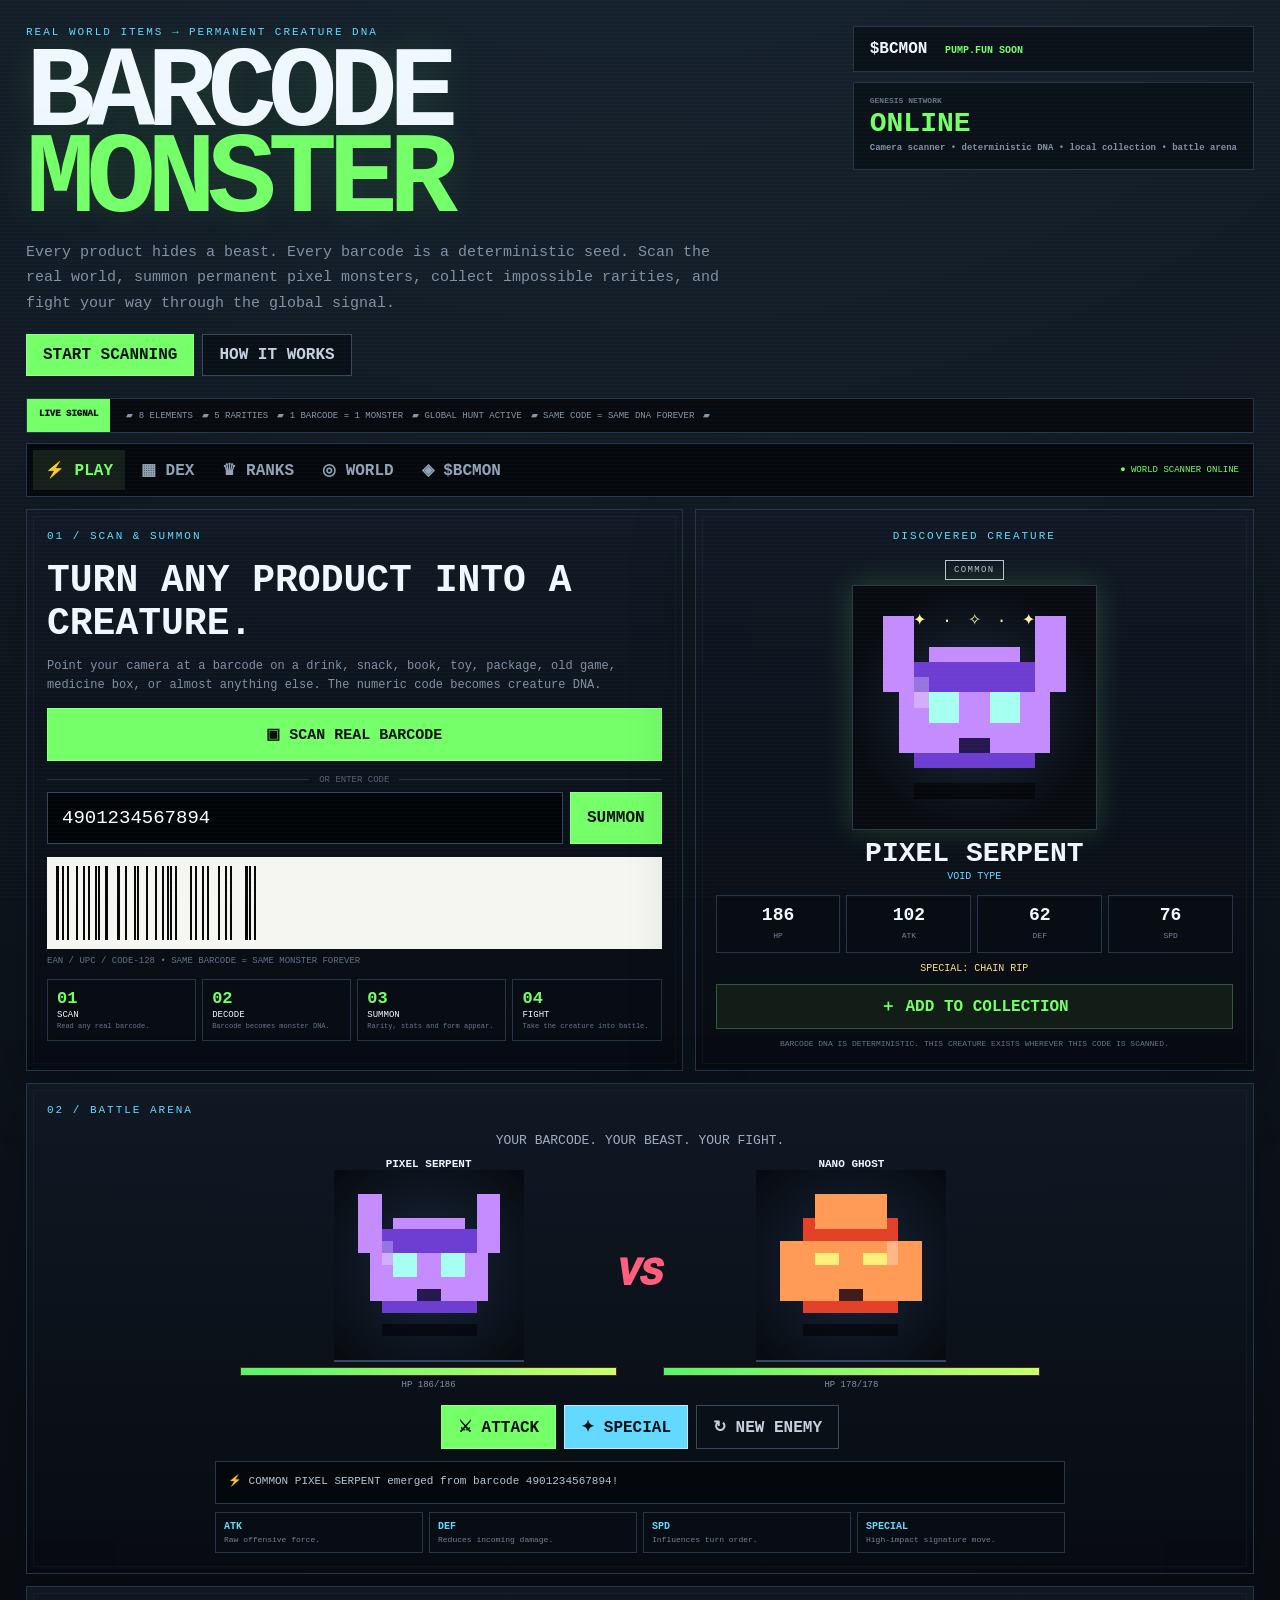
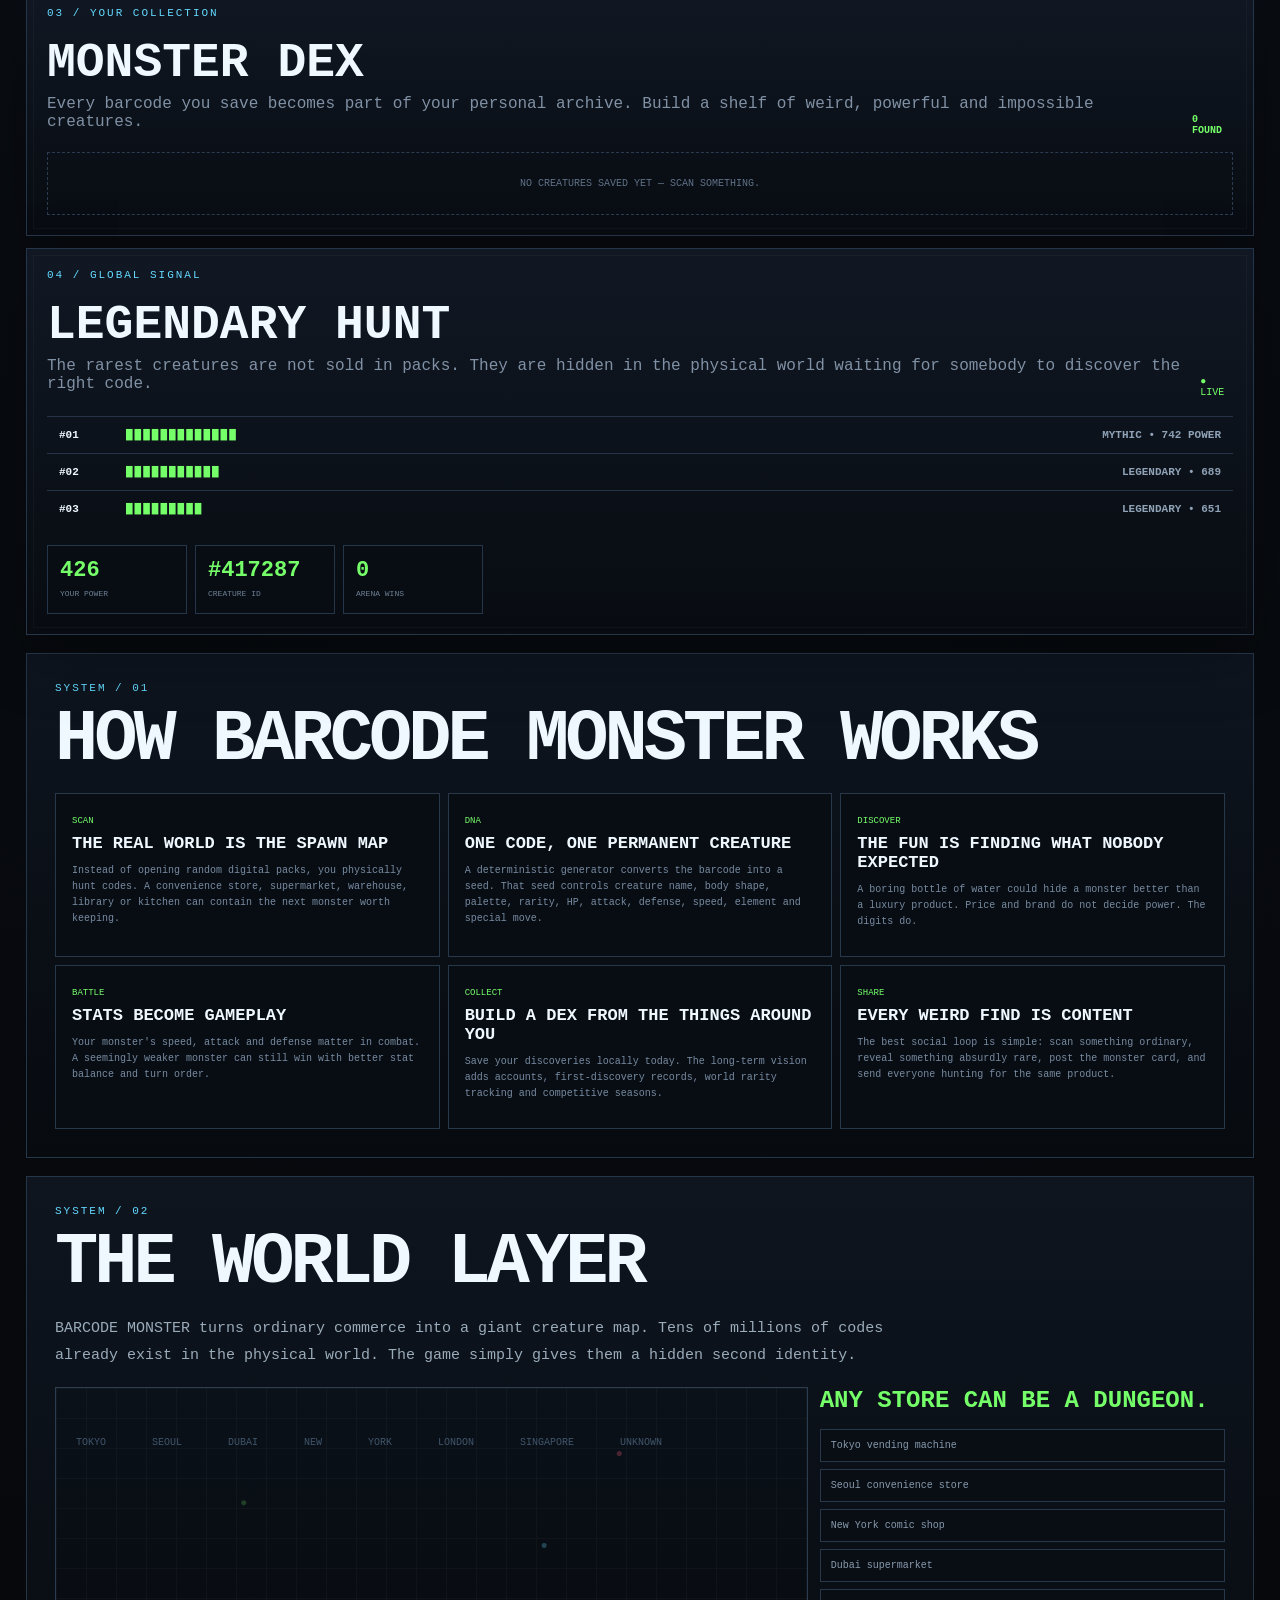
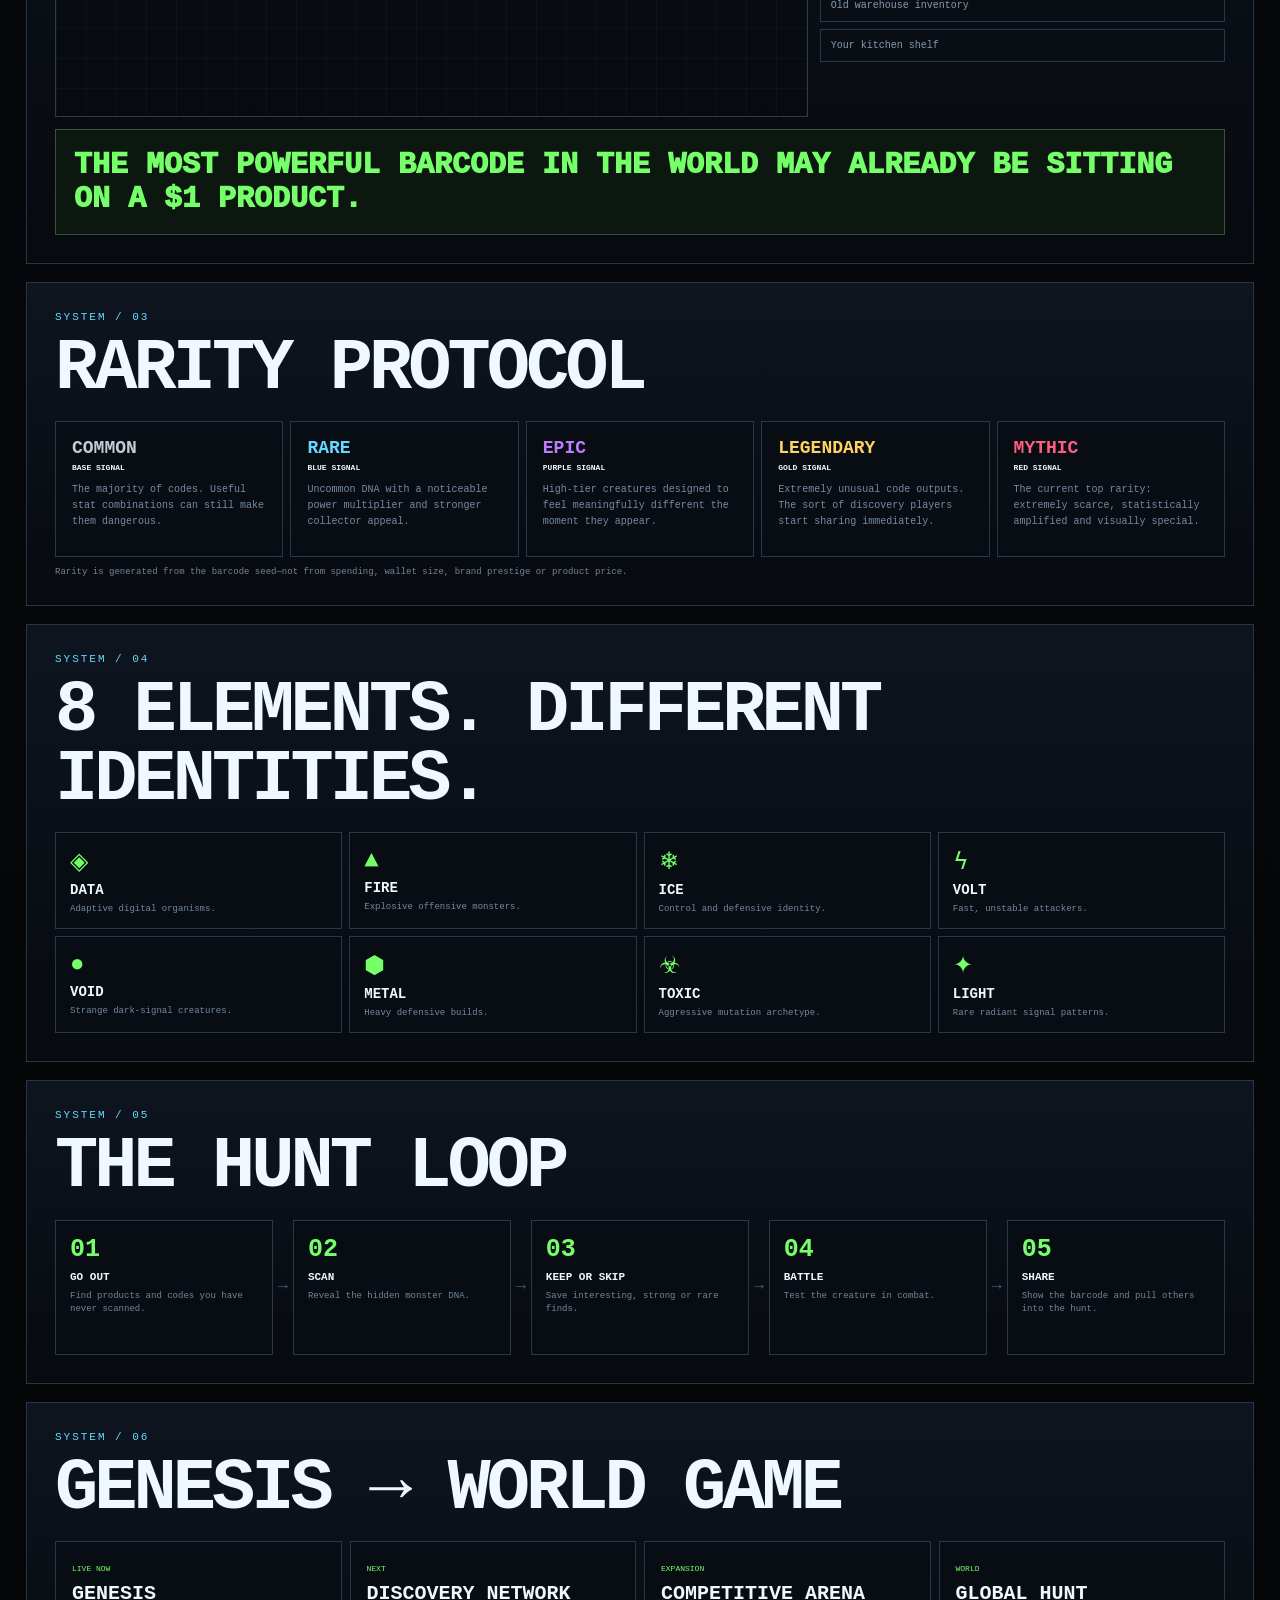
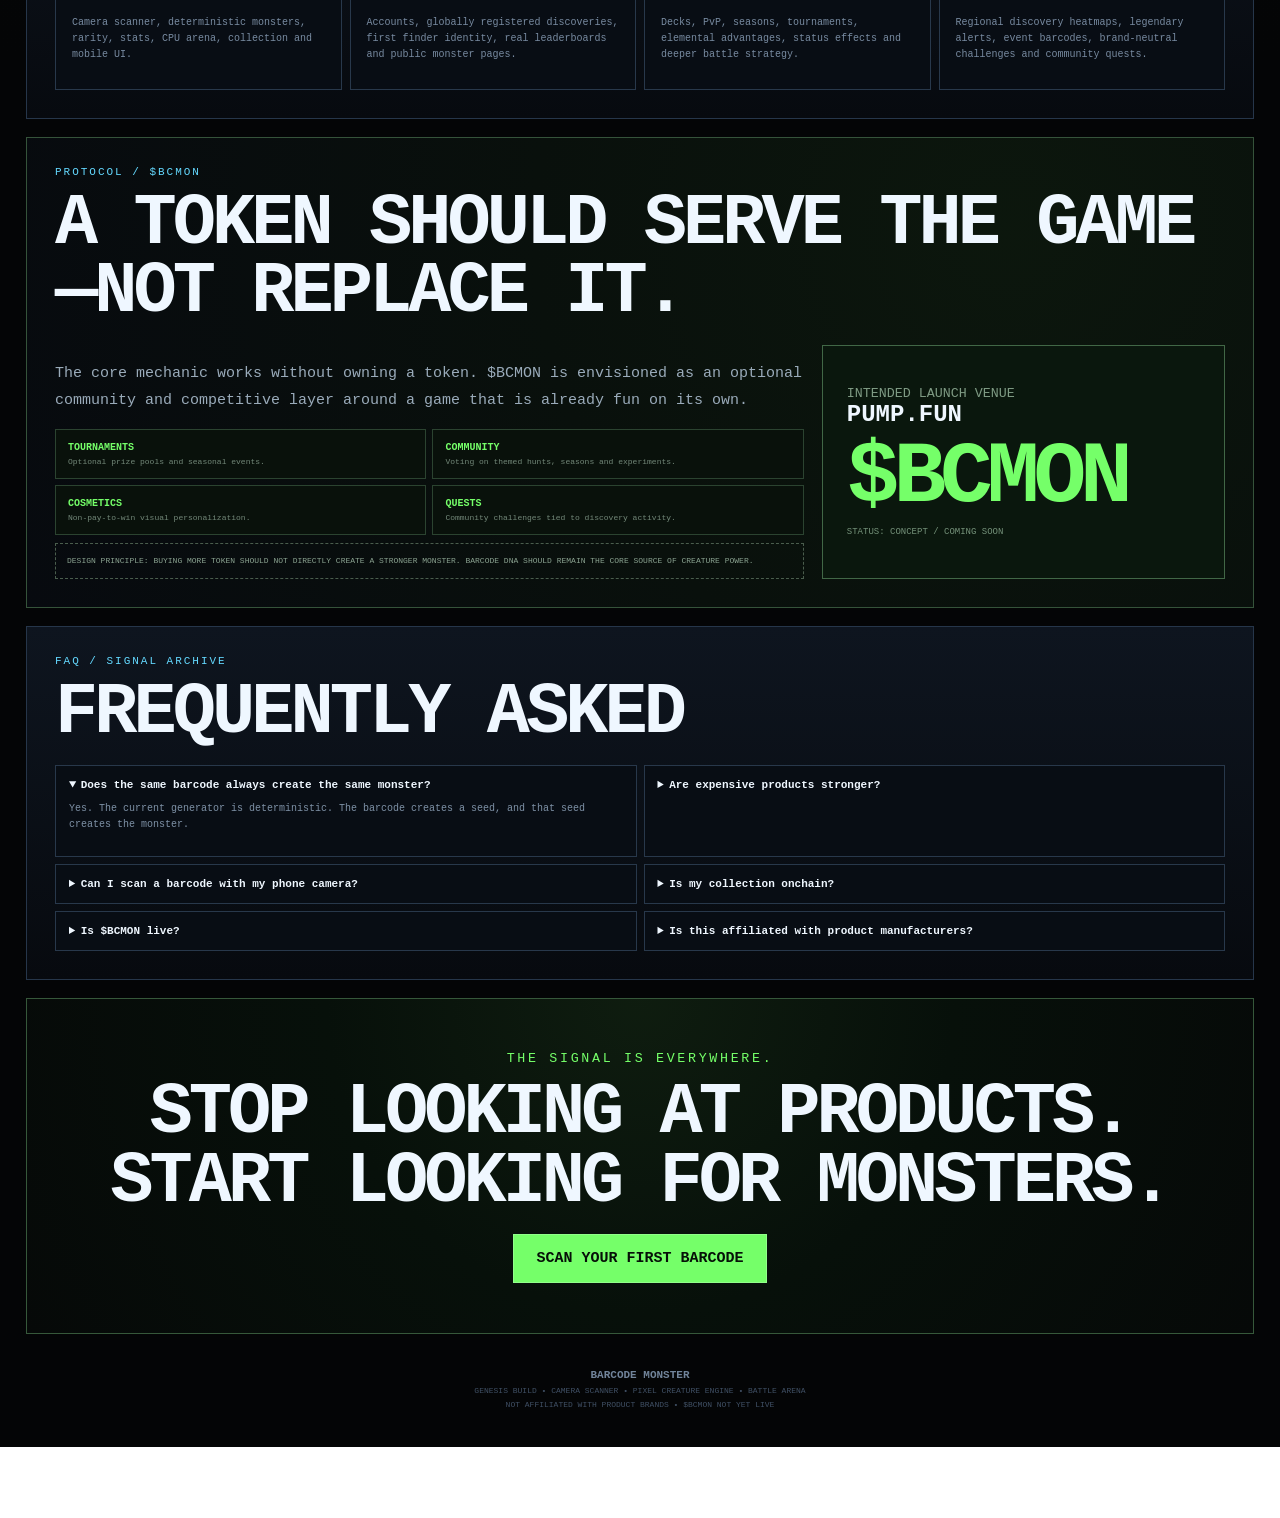
<file: index.html>
<!doctype html><html lang="en"><head><meta charset="UTF-8"><meta name="viewport" content="width=device-width,initial-scale=1,viewport-fit=cover"><title>BARCODE MONSTER — Scan. Summon. Battle.</title><meta name="theme-color" content="#050608"><meta name="description" content="Scan real-world barcodes, summon deterministic pixel monsters, battle, collect and hunt legendary codes."><link rel="manifest" href="manifest.json"><link rel="stylesheet" href="styles.css"></head><body><div class="scanlines"></div><main class="shell"><header class="hero"><div><div class="eyebrow">REAL WORLD ITEMS → PERMANENT CREATURE DNA</div><h1>BARCODE<br><span>MONSTER</span></h1><p>Every product hides a beast. Every barcode is a deterministic seed. Scan the real world, summon permanent pixel monsters, collect impossible rarities, and fight your way through the global signal.</p><div class="hero-cta"><button data-scroll="scannerZone">START SCANNING</button><button class="ghost" data-scroll="how">HOW IT WORKS</button></div></div><div class="hero-side"><div class="token-pill">$BCMON <span>PUMP.FUN SOON</span></div><div class="signal-card"><small>GENESIS NETWORK</small><b>ONLINE</b><span>Camera scanner • deterministic DNA • local collection • battle arena</span></div></div></header><div class="ticker"><span>LIVE SIGNAL</span><div>▰ 8 ELEMENTS　▰ 5 RARITIES　▰ 1 BARCODE = 1 MONSTER　▰ GLOBAL HUNT ACTIVE　▰ SAME CODE = SAME DNA FOREVER　▰</div></div><nav class="nav"><button class="navbtn active" data-scroll="scannerZone">⚡ PLAY</button><button class="navbtn" data-scroll="collection">▦ DEX</button><button class="navbtn" data-scroll="leaderboard">♛ RANKS</button><button class="navbtn" data-scroll="world">◎ WORLD</button><button class="navbtn" data-scroll="protocol">◈ $BCMON</button><div class="online">● WORLD SCANNER ONLINE</div></nav><section class="grid" id="scannerZone"><section class="panel summon-panel"><div class="panel-title">01 / SCAN & SUMMON</div><h2 class="panel-big">TURN ANY PRODUCT INTO A CREATURE.</h2><p class="panel-copy">Point your camera at a barcode on a drink, snack, book, toy, package, old game, medicine box, or almost anything else. The numeric code becomes creature DNA.</p><div class="scanner-actions"><button id="cameraBtn" class="camera-btn">▣ SCAN REAL BARCODE</button><button id="stopCameraBtn" class="ghost hidden">STOP CAMERA</button></div><div id="cameraWrap" class="camera-wrap hidden"><video id="camera" playsinline muted></video><div class="scan-frame"><i></i></div><div id="scanStatus" class="scan-status">POINT CAMERA AT A BARCODE</div></div><div class="or"><span>OR ENTER CODE</span></div><div class="input-row"><input id="barcode" inputmode="numeric" maxlength="18" value="4901234567894" aria-label="Barcode number"><button id="summonBtn">SUMMON</button></div><div id="barcodeVisual" class="barcode-visual"></div><div class="hint">EAN / UPC / CODE-128 • SAME BARCODE = SAME MONSTER FOREVER</div><div class="micro-grid"><div><b>01</b><span>SCAN</span><small>Read any real barcode.</small></div><div><b>02</b><span>DECODE</span><small>Barcode becomes monster DNA.</small></div><div><b>03</b><span>SUMMON</span><small>Rarity, stats and form appear.</small></div><div><b>04</b><span>FIGHT</span><small>Take the creature into battle.</small></div></div></section><section class="panel monster-card" id="playerCard"><div class="panel-title">DISCOVERED CREATURE</div><div class="rarity" id="rarity">COMMON</div><div class="monster-stage"><canvas id="playerCanvas" width="128" height="128"></canvas><div class="particles">✦　·　✧　·　✦</div></div><h2 id="monsterName">BYTE SLIME</h2><div class="element" id="element">DATA TYPE</div><div class="stats" id="stats"></div><div class="skill" id="skill">SPECIAL: PACKET BITE</div><button id="saveBtn" class="save-btn">＋ ADD TO COLLECTION</button><div class="dna-note">BARCODE DNA IS DETERMINISTIC. THIS CREATURE EXISTS WHEREVER THIS CODE IS SCANNED.</div></section><section class="panel battle-panel"><div class="panel-title">02 / BATTLE ARENA</div><div class="section-kicker">YOUR BARCODE. YOUR BEAST. YOUR FIGHT.</div><div class="battle-stage"><div class="fighter"><div class="mini-name" id="playerBattleName">PLAYER</div><canvas id="battlePlayerCanvas" width="96" height="96"></canvas><div class="hpbar"><i id="playerHpBar"></i></div><div class="hptext" id="playerHpText"></div></div><div class="vs">VS</div><div class="fighter"><div class="mini-name" id="enemyName"></div><canvas id="enemyCanvas" width="96" height="96"></canvas><div class="hpbar"><i id="enemyHpBar"></i></div><div class="hptext" id="enemyHpText"></div></div></div><div class="battle-actions"><button id="attackBtn">⚔ ATTACK</button><button id="specialBtn" class="alt">✦ SPECIAL</button><button id="newEnemyBtn" class="ghost">↻ NEW ENEMY</button></div><div class="battle-log" id="battleLog">A wild barcode monster appeared.</div><div class="battle-info"><div><b>ATK</b><span>Raw offensive force.</span></div><div><b>DEF</b><span>Reduces incoming damage.</span></div><div><b>SPD</b><span>Influences turn order.</span></div><div><b>SPECIAL</b><span>High-impact signature move.</span></div></div></section><section class="panel collection" id="collection"><div class="panel-title">03 / YOUR COLLECTION</div><div class="section-head"><div><h3>MONSTER DEX</h3><p>Every barcode you save becomes part of your personal archive. Build a shelf of weird, powerful and impossible creatures.</p></div><b id="dexCount">0 FOUND</b></div><div id="dex" class="dex"></div></section><section class="panel ranks" id="leaderboard"><div class="panel-title">04 / GLOBAL SIGNAL</div><div class="section-head"><div><h3>LEGENDARY HUNT</h3><p>The rarest creatures are not sold in packs. They are hidden in the physical world waiting for somebody to discover the right code.</p></div><span class="live">● LIVE</span></div><div class="rank-list"><div><b>#01</b><span>█████████████</span><strong>MYTHIC • 742 POWER</strong></div><div><b>#02</b><span>███████████</span><strong>LEGENDARY • 689</strong></div><div><b>#03</b><span>█████████</span><strong>LEGENDARY • 651</strong></div></div><div class="world-stats"><div><b id="powerScore">0</b><span>YOUR POWER</span></div><div><b id="seedId">#000000</b><span>CREATURE ID</span></div><div><b id="winCount">0</b><span>ARENA WINS</span></div></div></section></section><section class="info-block" id="how"><div class="chapter">SYSTEM / 01</div><h2>HOW BARCODE MONSTER WORKS</h2><div class="feature-grid"><article><span>SCAN</span><h3>THE REAL WORLD IS THE SPAWN MAP</h3><p>Instead of opening random digital packs, you physically hunt codes. A convenience store, supermarket, warehouse, library or kitchen can contain the next monster worth keeping.</p></article><article><span>DNA</span><h3>ONE CODE, ONE PERMANENT CREATURE</h3><p>A deterministic generator converts the barcode into a seed. That seed controls creature name, body shape, palette, rarity, HP, attack, defense, speed, element and special move.</p></article><article><span>DISCOVER</span><h3>THE FUN IS FINDING WHAT NOBODY EXPECTED</h3><p>A boring bottle of water could hide a monster better than a luxury product. Price and brand do not decide power. The digits do.</p></article><article><span>BATTLE</span><h3>STATS BECOME GAMEPLAY</h3><p>Your monster's speed, attack and defense matter in combat. A seemingly weaker monster can still win with better stat balance and turn order.</p></article><article><span>COLLECT</span><h3>BUILD A DEX FROM THE THINGS AROUND YOU</h3><p>Save your discoveries locally today. The long-term vision adds accounts, first-discovery records, world rarity tracking and competitive seasons.</p></article><article><span>SHARE</span><h3>EVERY WEIRD FIND IS CONTENT</h3><p>The best social loop is simple: scan something ordinary, reveal something absurdly rare, post the monster card, and send everyone hunting for the same product.</p></article></div></section><section class="info-block" id="world"><div class="chapter">SYSTEM / 02</div><h2>THE WORLD LAYER</h2><p class="lede">BARCODE MONSTER turns ordinary commerce into a giant creature map. Tens of millions of codes already exist in the physical world. The game simply gives them a hidden second identity.</p><div class="world-map"><div class="map-grid"></div><div class="map-copy"><b>ANY STORE CAN BE A DUNGEON.</b><span>Tokyo vending machine</span><span>Seoul convenience store</span><span>New York comic shop</span><span>Dubai supermarket</span><span>Old warehouse inventory</span><span>Your kitchen shelf</span></div></div><div class="callout">THE MOST POWERFUL BARCODE IN THE WORLD MAY ALREADY BE SITTING ON A $1 PRODUCT.</div></section><section class="info-block"><div class="chapter">SYSTEM / 03</div><h2>RARITY PROTOCOL</h2><div class="rarity-grid"><article class="r-common"><b>COMMON</b><strong>BASE SIGNAL</strong><p>The majority of codes. Useful stat combinations can still make them dangerous.</p></article><article class="r-rare"><b>RARE</b><strong>BLUE SIGNAL</strong><p>Uncommon DNA with a noticeable power multiplier and stronger collector appeal.</p></article><article class="r-epic"><b>EPIC</b><strong>PURPLE SIGNAL</strong><p>High-tier creatures designed to feel meaningfully different the moment they appear.</p></article><article class="r-legend"><b>LEGENDARY</b><strong>GOLD SIGNAL</strong><p>Extremely unusual code outputs. The sort of discovery players start sharing immediately.</p></article><article class="r-mythic"><b>MYTHIC</b><strong>RED SIGNAL</strong><p>The current top rarity: extremely scarce, statistically amplified and visually special.</p></article></div><div class="odds-note">Rarity is generated from the barcode seed—not from spending, wallet size, brand prestige or product price.</div></section><section class="info-block"><div class="chapter">SYSTEM / 04</div><h2>8 ELEMENTS. DIFFERENT IDENTITIES.</h2><div class="element-grid"><div><i>◈</i><b>DATA</b><span>Adaptive digital organisms.</span></div><div><i>▲</i><b>FIRE</b><span>Explosive offensive monsters.</span></div><div><i>❄</i><b>ICE</b><span>Control and defensive identity.</span></div><div><i>ϟ</i><b>VOLT</b><span>Fast, unstable attackers.</span></div><div><i>●</i><b>VOID</b><span>Strange dark-signal creatures.</span></div><div><i>⬢</i><b>METAL</b><span>Heavy defensive builds.</span></div><div><i>☣</i><b>TOXIC</b><span>Aggressive mutation archetype.</span></div><div><i>✦</i><b>LIGHT</b><span>Rare radiant signal patterns.</span></div></div></section><section class="info-block"><div class="chapter">SYSTEM / 05</div><h2>THE HUNT LOOP</h2><div class="loop"><div><b>01</b><strong>GO OUT</strong><span>Find products and codes you have never scanned.</span></div><em>→</em><div><b>02</b><strong>SCAN</strong><span>Reveal the hidden monster DNA.</span></div><em>→</em><div><b>03</b><strong>KEEP OR SKIP</strong><span>Save interesting, strong or rare finds.</span></div><em>→</em><div><b>04</b><strong>BATTLE</strong><span>Test the creature in combat.</span></div><em>→</em><div><b>05</b><strong>SHARE</strong><span>Show the barcode and pull others into the hunt.</span></div></div></section><section class="info-block"><div class="chapter">SYSTEM / 06</div><h2>GENESIS → WORLD GAME</h2><div class="roadmap-big"><article><small>LIVE NOW</small><b>GENESIS</b><p>Camera scanner, deterministic monsters, rarity, stats, CPU arena, collection and mobile UI.</p></article><article><small>NEXT</small><b>DISCOVERY NETWORK</b><p>Accounts, globally registered discoveries, first finder identity, real leaderboards and public monster pages.</p></article><article><small>EXPANSION</small><b>COMPETITIVE ARENA</b><p>Decks, PvP, seasons, tournaments, elemental advantages, status effects and deeper battle strategy.</p></article><article><small>WORLD</small><b>GLOBAL HUNT</b><p>Regional discovery heatmaps, legendary alerts, event barcodes, brand-neutral challenges and community quests.</p></article></div></section><section class="info-block token-section" id="protocol"><div class="chapter">PROTOCOL / $BCMON</div><h2>A TOKEN SHOULD SERVE THE GAME—NOT REPLACE IT.</h2><div class="token-layout"><div><p class="lede">The core mechanic works without owning a token. $BCMON is envisioned as an optional community and competitive layer around a game that is already fun on its own.</p><div class="utility"><div><b>TOURNAMENTS</b><span>Optional prize pools and seasonal events.</span></div><div><b>COMMUNITY</b><span>Voting on themed hunts, seasons and experiments.</span></div><div><b>COSMETICS</b><span>Non-pay-to-win visual personalization.</span></div><div><b>QUESTS</b><span>Community challenges tied to discovery activity.</span></div></div><div class="warning">DESIGN PRINCIPLE: BUYING MORE TOKEN SHOULD NOT DIRECTLY CREATE A STRONGER MONSTER. BARCODE DNA SHOULD REMAIN THE CORE SOURCE OF CREATURE POWER.</div></div><div class="mega-token"><small>INTENDED LAUNCH VENUE</small><b>PUMP.FUN</b><strong>$BCMON</strong><span>STATUS: CONCEPT / COMING SOON</span></div></div></section><section class="info-block"><div class="chapter">FAQ / SIGNAL ARCHIVE</div><h2>FREQUENTLY ASKED</h2><div class="faq"><details open><summary>Does the same barcode always create the same monster?</summary><p>Yes. The current generator is deterministic. The barcode creates a seed, and that seed creates the monster.</p></details><details><summary>Are expensive products stronger?</summary><p>No. Product price, brand and prestige are irrelevant. Only the barcode digits feed the current monster-generation system.</p></details><details><summary>Can I scan a barcode with my phone camera?</summary><p>Yes. Tap SCAN REAL BARCODE and permit camera access. The game supports common retail barcode formats with a browser-native scanner where available and a fallback scanner for other browsers.</p></details><details><summary>Is my collection onchain?</summary><p>Not in this Genesis build. Saved monsters and wins are currently stored locally in your browser. Global accounts and persistent discovery records are roadmap items.</p></details><details><summary>Is $BCMON live?</summary><p>No. The website currently treats $BCMON as a future Pump.fun concept and clearly labels it as coming soon.</p></details><details><summary>Is this affiliated with product manufacturers?</summary><p>No. Barcode Monster uses barcode numbers as deterministic game seeds and is not presented as an official project of the brands whose products players may scan.</p></details></div></section><section class="final-cta"><small>THE SIGNAL IS EVERYWHERE.</small><h2>STOP LOOKING AT PRODUCTS.<br>START LOOKING FOR MONSTERS.</h2><button data-scroll="scannerZone">SCAN YOUR FIRST BARCODE</button></section><footer><b>BARCODE MONSTER</b><span>GENESIS BUILD • CAMERA SCANNER • PIXEL CREATURE ENGINE • BATTLE ARENA</span><span>NOT AFFILIATED WITH PRODUCT BRANDS • $BCMON NOT YET LIVE</span></footer></main><script src="game.js"></script><script>if('serviceWorker'in navigator)navigator.serviceWorker.register('./sw.js').catch(()=>{});</script></body></html>
</file>
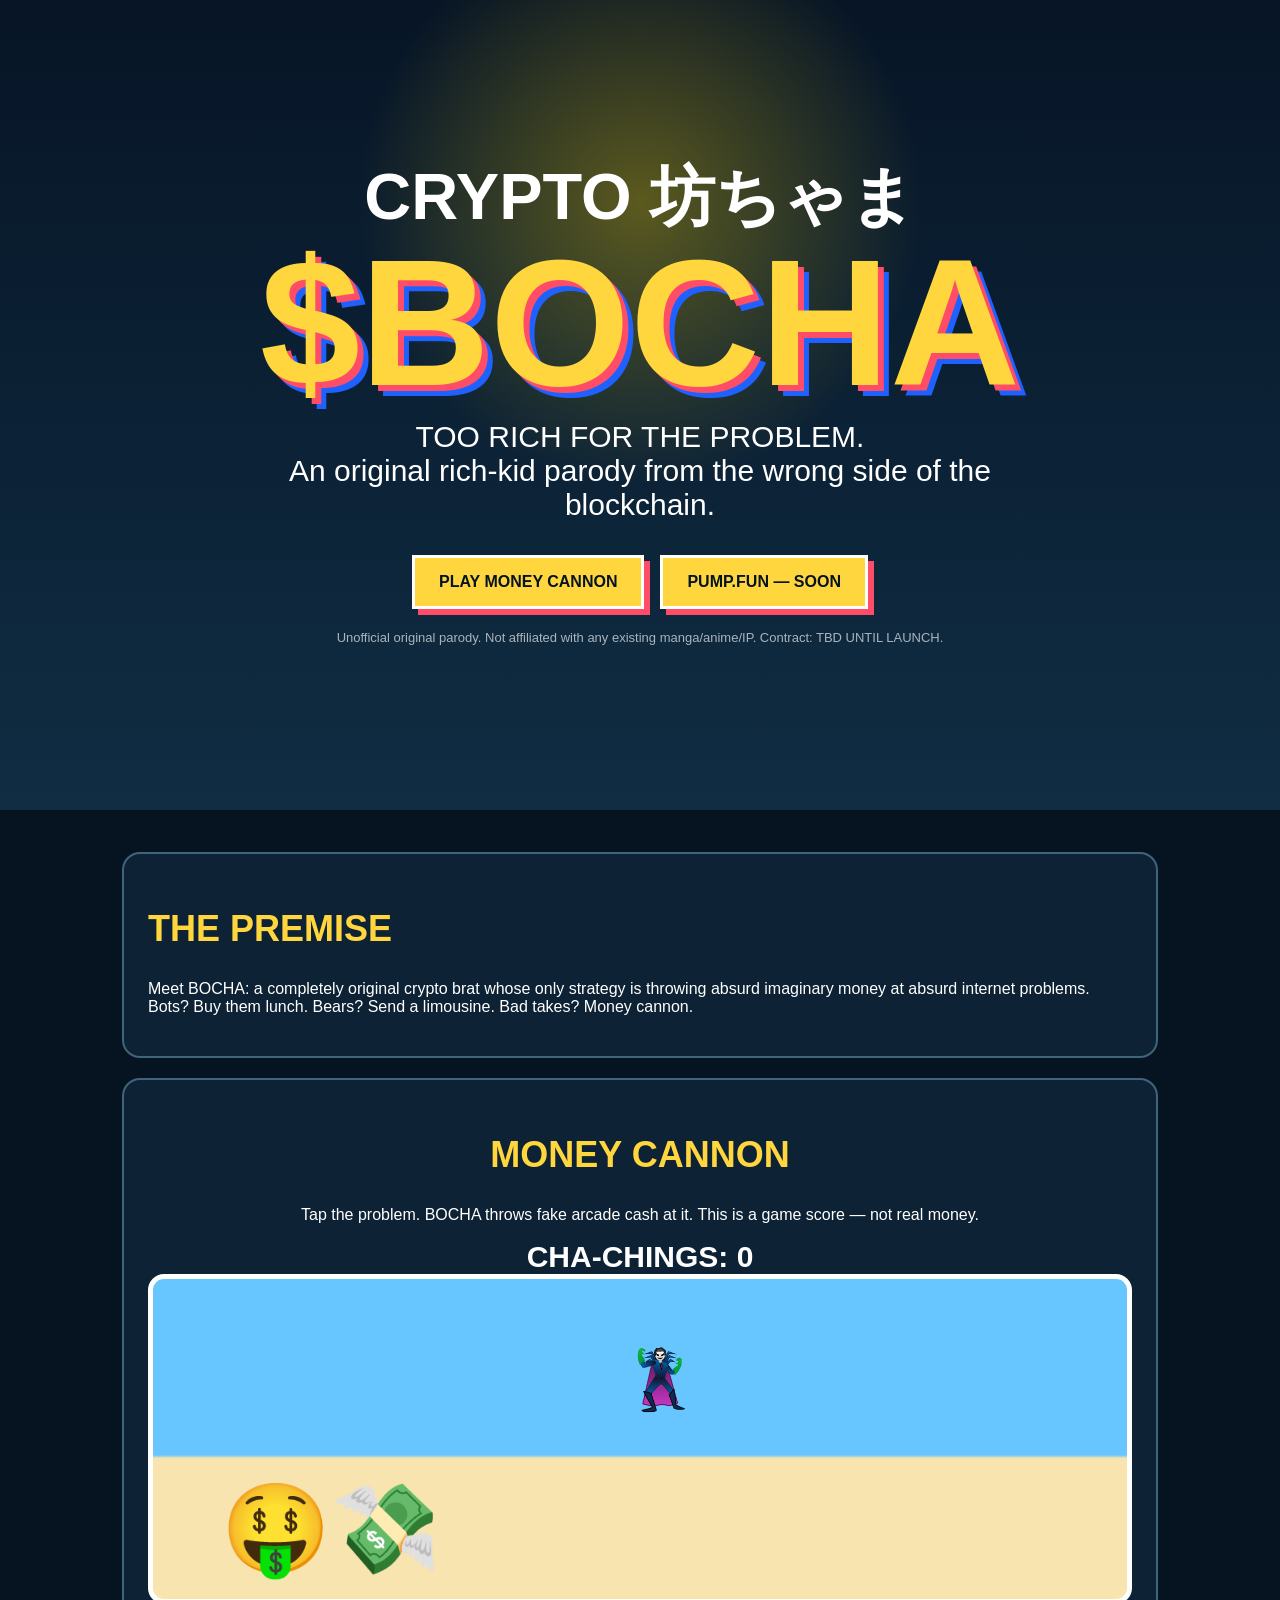
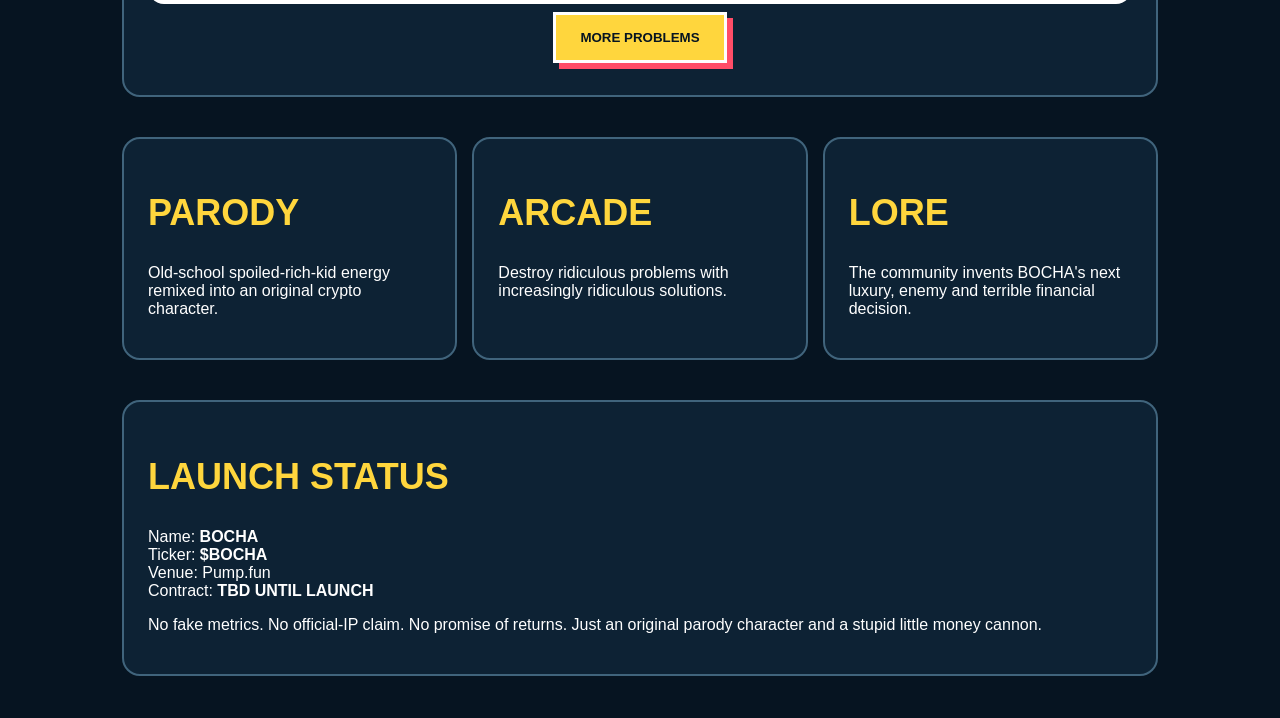
<file: launches/bochama/index.html>
<!doctype html><html lang="en"><head><meta charset="utf-8"><meta name="viewport" content="width=device-width,initial-scale=1"><title>BOCHA — Rich Kid Chaos</title><meta name="description" content="BOCHA is an original crypto-rich-kid parody arcade meme. Throw ridiculous money at ridiculous problems."><style>*{box-sizing:border-box}body{margin:0;background:#061421;color:#fff;font-family:Arial,sans-serif}.wrap{max-width:1080px;margin:auto;padding:22px}.hero{min-height:90vh;display:grid;place-items:center;text-align:center;background:radial-gradient(circle at 50% 25%,#ffd70055,transparent 32%),linear-gradient(#071526,#102d43)}h1{font-size:clamp(65px,16vw,180px);line-height:.8;margin:10px;color:#ffd63d;text-shadow:6px 6px #ff4d67,11px 11px #1f61ff}.jp{font-size:clamp(25px,6vw,65px);font-weight:900}.tag{font-size:clamp(18px,3vw,30px);max-width:760px;margin:25px auto}.btn{display:inline-block;padding:15px 24px;margin:8px;background:#ffd63d;color:#061421;border:3px solid #fff;box-shadow:6px 6px #ff4d67;font-weight:900;text-decoration:none;cursor:pointer}.card{margin:20px 0;padding:24px;border:2px solid #40647c;border-radius:18px;background:#0d2234}.grid{display:grid;grid-template-columns:repeat(auto-fit,minmax(220px,1fr));gap:15px}.arena{height:330px;position:relative;overflow:hidden;border:5px solid #fff;border-radius:16px;background:linear-gradient(#67c6ff 0 55%,#f8e4ae 56%)}.boy{position:absolute;left:7%;bottom:18px;font-size:88px}.problem{position:absolute;font-size:58px;cursor:pointer}.score{font-size:30px;font-weight:900}.pop{animation:pop .18s}@keyframes pop{50%{transform:scale(1.25) rotate(-7deg)}}h2{font-size:36px;color:#ffd63d}.fine{opacity:.65;font-size:13px}</style></head><body><section class="hero"><div class="wrap"><div class="jp">CRYPTO 坊ちゃま</div><h1>$BOCHA</h1><p class="tag">TOO RICH FOR THE PROBLEM.<br>An original rich-kid parody from the wrong side of the blockchain.</p><a class="btn" href="#game">PLAY MONEY CANNON</a><a class="btn" href="#launch">PUMP.FUN — SOON</a><p class="fine">Unofficial original parody. Not affiliated with any existing manga/anime/IP. Contract: TBD UNTIL LAUNCH.</p></div></section><main class="wrap"><section class="card"><h2>THE PREMISE</h2><p>Meet BOCHA: a completely original crypto brat whose only strategy is throwing absurd imaginary money at absurd internet problems. Bots? Buy them lunch. Bears? Send a limousine. Bad takes? Money cannon.</p></section><section id="game" class="card" style="text-align:center"><h2>MONEY CANNON</h2><p>Tap the problem. BOCHA throws fake arcade cash at it. This is a game score — not real money.</p><div class="score">CHA-CHINGS: <span id="score">0</span></div><div class="arena" id="arena"><div class="boy" id="boy">🤑💸</div></div><button class="btn" onclick="spawn()">MORE PROBLEMS</button></section><section class="grid"><div class="card"><h2>PARODY</h2><p>Old-school spoiled-rich-kid energy remixed into an original crypto character.</p></div><div class="card"><h2>ARCADE</h2><p>Destroy ridiculous problems with increasingly ridiculous solutions.</p></div><div class="card"><h2>LORE</h2><p>The community invents BOCHA's next luxury, enemy and terrible financial decision.</p></div></section><section id="launch" class="card"><h2>LAUNCH STATUS</h2><p>Name: <b>BOCHA</b><br>Ticker: <b>$BOCHA</b><br>Venue: Pump.fun<br>Contract: <b>TBD UNTIL LAUNCH</b></p><p>No fake metrics. No official-IP claim. No promise of returns. Just an original parody character and a stupid little money cannon.</p></section></main><script>let s=0,t;const a=document.getElementById('arena'),b=document.getElementById('boy'),p=['🤖','🐻','🧌','🗑️','📉','🦹'];function spawn(){clearTimeout(t);document.querySelectorAll('.problem').forEach(x=>x.remove());let e=document.createElement('div');e.className='problem';e.textContent=p[Math.floor(Math.random()*p.length)];e.style.left=(28+Math.random()*63)+'%';e.style.top=(15+Math.random()*60)+'%';e.onclick=()=>{s++;document.getElementById('score').textContent=s;b.classList.remove('pop');void b.offsetWidth;b.classList.add('pop');e.textContent='💵💥';setTimeout(spawn,180)};a.appendChild(e);t=setTimeout(spawn,1250)}spawn();</script></body></html>
</file>
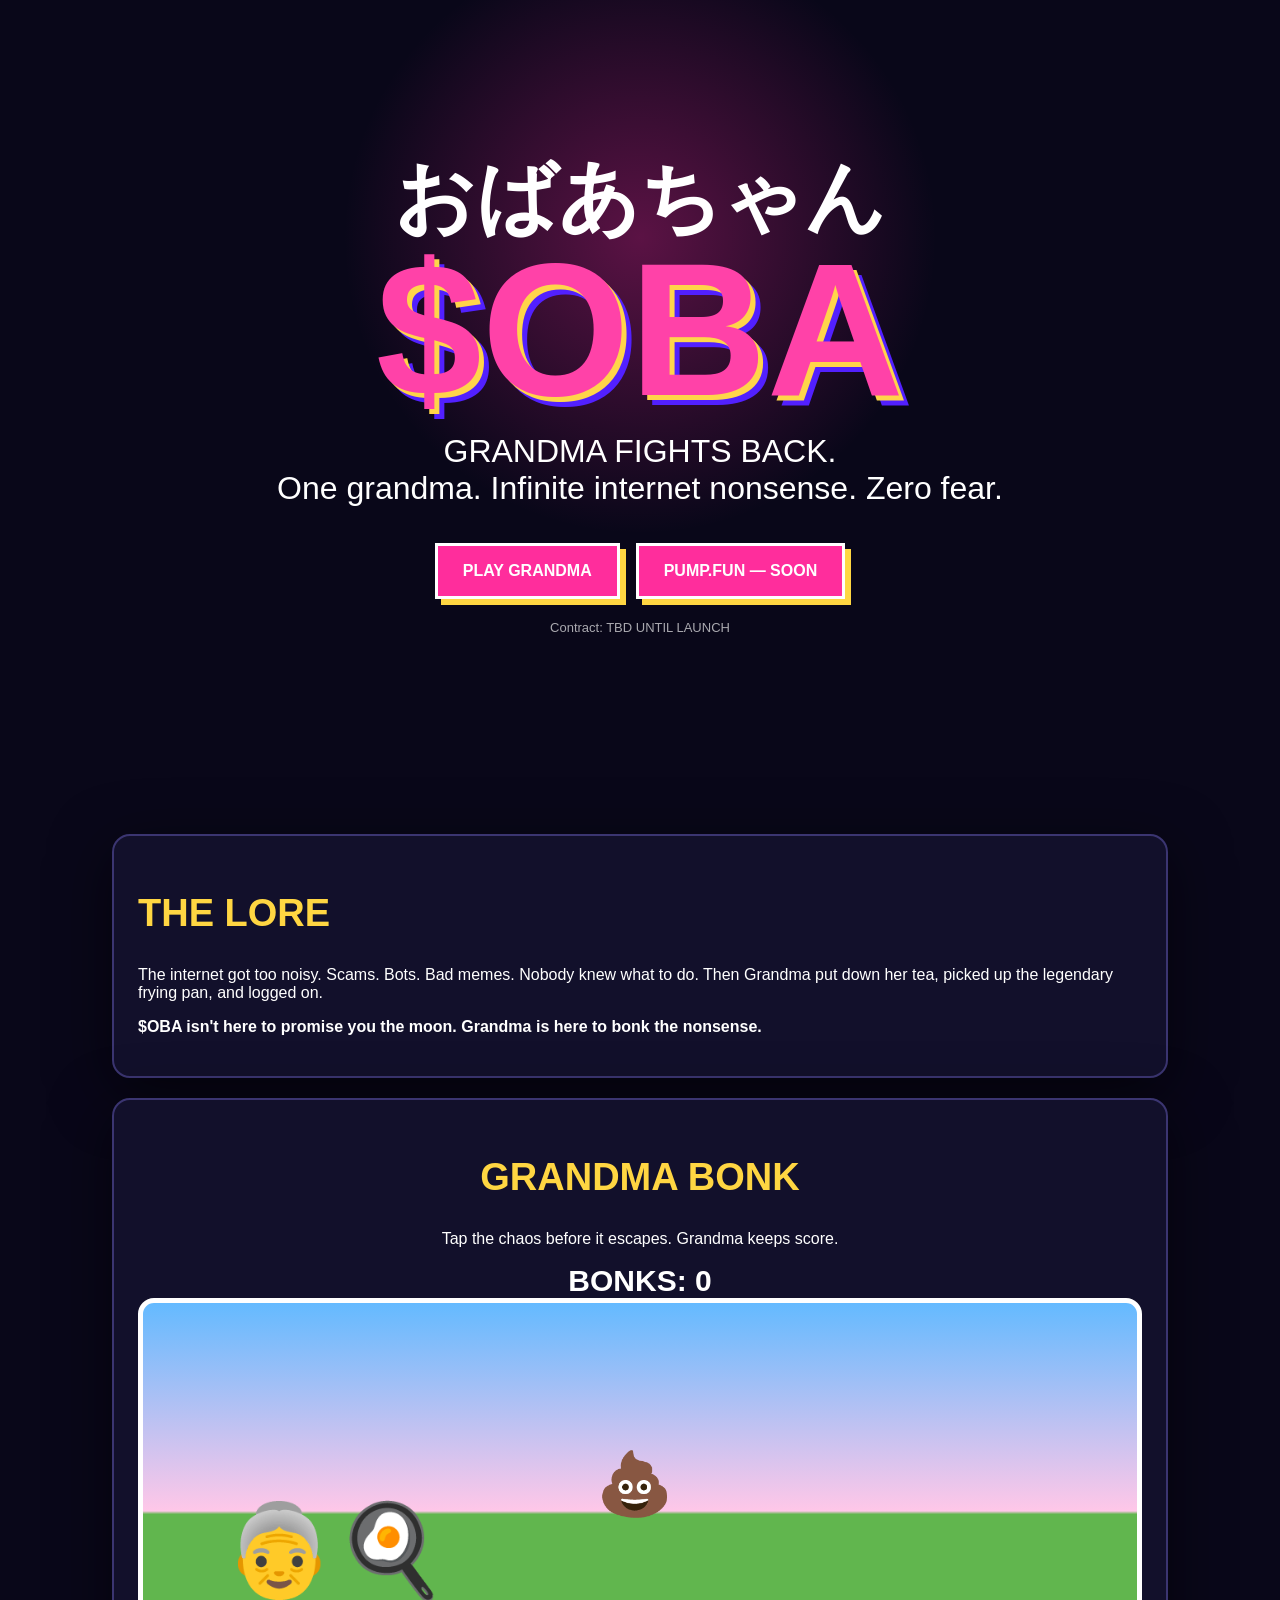
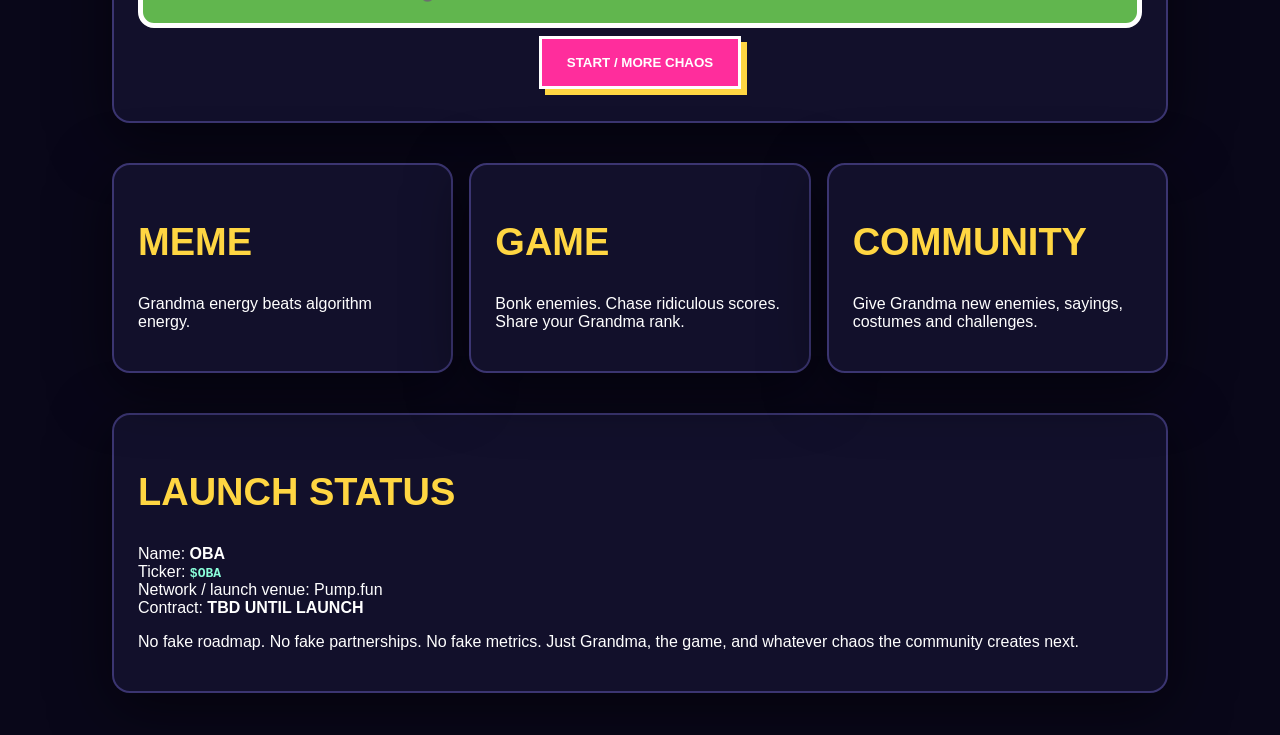
<file: launches/obaachan/index.html>
<!doctype html><html lang="en"><head><meta charset="utf-8"><meta name="viewport" content="width=device-width,initial-scale=1"><title>OBA — Grandma Fights Back</title><meta name="description" content="OBA is the grandma-powered arcade meme. Whack chaos, stack points, and join Grandma's internet comeback."><style>*{box-sizing:border-box}body{margin:0;background:#090719;color:#fff;font-family:Arial,sans-serif;overflow-x:hidden}.wrap{max-width:1100px;margin:auto;padding:22px}.hero{min-height:88vh;display:grid;place-items:center;text-align:center;background:radial-gradient(circle at 50% 30%,#ff299b55,transparent 35%)}h1{font-size:clamp(70px,16vw,190px);margin:0;line-height:.8;color:#ff42a8;text-shadow:5px 5px #ffd54a,10px 10px #5220ff}.jp{font-size:clamp(30px,7vw,80px);font-weight:900}.tag{font-size:clamp(18px,3vw,32px);max-width:760px;margin:28px auto}.btn{display:inline-block;border:3px solid #fff;background:#ff2d9c;color:#fff;padding:16px 25px;margin:8px;font-weight:900;text-decoration:none;box-shadow:6px 6px 0 #ffd642;cursor:pointer}.card{background:#12102b;border:2px solid #3b3571;border-radius:18px;padding:24px;margin:20px 0;box-shadow:0 15px 60px #0008}.grid{display:grid;grid-template-columns:repeat(auto-fit,minmax(240px,1fr));gap:16px}.game{text-align:center}.arena{height:330px;position:relative;overflow:hidden;background:linear-gradient(#64baff,#ffc7e8 65%,#61b64e 66%);border:5px solid #fff;border-radius:16px}.oba{position:absolute;bottom:20px;left:8%;font-size:90px;transition:.15s}.enemy{position:absolute;font-size:62px;cursor:pointer;user-select:none}.score{font-size:30px;font-weight:900}.shake{animation:shake .18s}@keyframes shake{50%{transform:rotate(8deg) scale(1.15)}}h2{font-size:38px;color:#ffd642}.ticker{font-family:monospace;color:#8affda}.fine{opacity:.65;font-size:13px}@media(max-width:600px){.arena{height:280px}.oba{font-size:70px}.enemy{font-size:50px}}</style></head><body><section class="hero"><div class="wrap"><div class="jp">おばあちゃん</div><h1>$OBA</h1><p class="tag">GRANDMA FIGHTS BACK.<br>One grandma. Infinite internet nonsense. Zero fear.</p><a class="btn" href="#game">PLAY GRANDMA</a><a class="btn" href="#launch">PUMP.FUN — SOON</a><p class="fine">Contract: TBD UNTIL LAUNCH</p></div></section><main class="wrap"><section class="card"><h2>THE LORE</h2><p>The internet got too noisy. Scams. Bots. Bad memes. Nobody knew what to do. Then Grandma put down her tea, picked up the legendary frying pan, and logged on.</p><p><b>$OBA isn't here to promise you the moon. Grandma is here to bonk the nonsense.</b></p></section><section id="game" class="card game"><h2>GRANDMA BONK</h2><p>Tap the chaos before it escapes. Grandma keeps score.</p><div class="score">BONKS: <span id="score">0</span></div><div class="arena" id="arena"><div class="oba" id="oba">👵🍳</div></div><button class="btn" onclick="spawn()">START / MORE CHAOS</button></section><section class="grid"><div class="card"><h2>MEME</h2><p>Grandma energy beats algorithm energy.</p></div><div class="card"><h2>GAME</h2><p>Bonk enemies. Chase ridiculous scores. Share your Grandma rank.</p></div><div class="card"><h2>COMMUNITY</h2><p>Give Grandma new enemies, sayings, costumes and challenges.</p></div></section><section id="launch" class="card"><h2>LAUNCH STATUS</h2><p>Name: <b>OBA</b><br>Ticker: <b class="ticker">$OBA</b><br>Network / launch venue: Pump.fun<br>Contract: <b>TBD UNTIL LAUNCH</b></p><p>No fake roadmap. No fake partnerships. No fake metrics. Just Grandma, the game, and whatever chaos the community creates next.</p></section></main><script>let s=0,t;const a=document.getElementById('arena'),o=document.getElementById('oba');const foes=['🤖','👾','🧌','💩','🦹','🐀'];function spawn(){clearTimeout(t);document.querySelectorAll('.enemy').forEach(e=>e.remove());const e=document.createElement('div');e.className='enemy';e.textContent=foes[Math.floor(Math.random()*foes.length)];e.style.left=(25+Math.random()*65)+'%';e.style.top=(20+Math.random()*55)+'%';e.onclick=()=>{s++;document.getElementById('score').textContent=s;o.classList.remove('shake');void o.offsetWidth;o.classList.add('shake');e.textContent='💥';setTimeout(spawn,180)};a.appendChild(e);t=setTimeout(spawn,1200)}spawn();</script></body></html>
</file>
<file: styles.css>
:root{--bg:#050608;--panel:#0d131d;--line:#26364a;--text:#eff7ff;--muted:#8091a5;--green:#75ff69;--cyan:#64d9ff;--pink:#ff5e7d;--gold:#ffd45e;--purple:#bf7cff}*{box-sizing:border-box}html{scroll-behavior:smooth}body{margin:0;background:radial-gradient(circle at 50% -10%,#1a2937,#080b10 36%,#040506 80%);color:var(--text);font-family:ui-monospace,SFMono-Regular,Menlo,Consolas,monospace;min-height:100vh}.scanlines{position:fixed;z-index:99;inset:0;pointer-events:none;background:repeating-linear-gradient(0deg,#0000 0 3px,#ffffff08 4px);mix-blend-mode:screen}.shell{max-width:1440px;margin:auto;padding:26px}.hero{display:flex;justify-content:space-between;gap:30px;align-items:start}.eyebrow,.panel-title,.chapter{color:var(--cyan);font-size:11px;letter-spacing:.18em}.hero h1{font-size:clamp(58px,9vw,126px);line-height:.75;letter-spacing:-.075em;margin:14px 0;text-shadow:0 0 35px #75ff6922}.hero h1 span{color:var(--green)}.hero p{max-width:720px;color:var(--muted);font-size:15px;line-height:1.7}.hero-side{display:grid;gap:10px;min-width:260px}.hero-cta{display:flex;gap:8px;flex-wrap:wrap;margin-top:18px}.token-pill,.signal-card{border:1px solid var(--line);padding:13px 16px;background:#0b1119;font-weight:900}.token-pill span{color:var(--green);font-size:10px;margin-left:8px}.signal-card small,.signal-card b,.signal-card span{display:block}.signal-card small{color:#60758b;font-size:8px}.signal-card b{font-size:28px;color:var(--green);margin:3px 0}.signal-card span{font-size:9px;color:#7f92a8;line-height:1.5}.ticker{display:flex;border:1px solid #26364a;background:#070b10;overflow:hidden;margin:22px 0 10px;font-size:9px;white-space:nowrap}.ticker>span{padding:10px 12px;background:var(--green);color:#061108;font-weight:1000}.ticker>div{padding:10px 16px;color:#8297ad;animation:ticker 25s linear infinite}@keyframes ticker{50%{transform:translateX(-12%)}}.nav{position:sticky;top:0;z-index:30;display:flex;gap:4px;align-items:center;background:#05080be8;backdrop-filter:blur(12px);border:1px solid var(--line);padding:6px;margin:0 0 12px}.navbtn{background:transparent;border:0;color:#92a3b7;padding:10px 12px}.navbtn.active,.navbtn:hover{color:var(--green);background:#142019}.online{margin-left:auto;color:var(--green);font-size:9px;padding-right:8px}.grid{display:grid;grid-template-columns:1.08fr .92fr;gap:12px}.panel{position:relative;background:linear-gradient(180deg,#111925f5,#080c12f8);border:1px solid var(--line);padding:20px;overflow:hidden;box-shadow:0 20px 60px #0004}.panel:after{content:"";position:absolute;inset:6px;border:1px solid #ffffff08;pointer-events:none}.panel-title{margin-bottom:17px}.panel-big{font-size:clamp(24px,3vw,38px);margin:0 0 8px}.panel-copy{color:var(--muted);line-height:1.6;font-size:12px}.scanner-actions{display:flex;gap:8px}.camera-btn{width:100%;font-size:15px;padding:16px}.camera-wrap{position:relative;margin:12px 0;background:#000;min-height:260px;overflow:hidden;border:1px solid #3d5269}.camera-wrap video{display:block;width:100%;height:320px;object-fit:cover}.scan-frame{position:absolute;inset:18% 8%;border:2px solid var(--green);box-shadow:0 0 25px #75ff6955,inset 0 0 25px #75ff6922}.scan-frame:before{content:"";position:absolute;height:2px;left:5%;right:5%;top:50%;background:var(--green);box-shadow:0 0 16px var(--green);animation:scan 1.8s infinite ease-in-out}.scan-status{position:absolute;left:0;right:0;bottom:10px;text-align:center;font-size:10px;color:var(--green);text-shadow:0 1px 3px #000}.hidden{display:none!important}@keyframes scan{0%,100%{transform:translateY(-65px)}50%{transform:translateY(65px)}}.or{display:flex;align-items:center;color:#536377;font-size:9px;margin:14px 0 7px}.or:before,.or:after{content:"";height:1px;background:#253245;flex:1}.or span{padding:0 10px}.input-row{display:flex;gap:7px}input,button{font:inherit}input{flex:1;min-width:0;background:#030609;border:1px solid #34465e;color:white;padding:14px;font-size:19px;outline:none}input:focus{border-color:var(--green)}button{cursor:pointer;border:1px solid #91ff8a;background:var(--green);color:#061008;padding:11px 16px;font-weight:900;transition:.15s}button:hover{filter:brightness(1.12);transform:translateY(-1px)}button.alt{background:var(--cyan);border-color:#b7edff;color:#061017}button.ghost{background:#0a1018;color:#c4d1df;border-color:#394a60}.barcode-visual{height:92px;margin-top:13px;background:#f5f5f2;display:flex;align-items:stretch;padding:9px;gap:1px;overflow:hidden}.barcode-visual i{height:100%;display:block}.hint{font-size:9px;color:#607188;margin-top:7px}.micro-grid{display:grid;grid-template-columns:repeat(4,1fr);gap:6px;margin-top:13px}.micro-grid div{border:1px solid #253448;padding:9px;background:#080d14}.micro-grid b,.micro-grid span,.micro-grid small{display:block}.micro-grid b{color:var(--green);font-size:17px}.micro-grid span{font-size:9px;margin:2px 0}.micro-grid small{color:#64778d;font-size:7px;line-height:1.4}.monster-card{text-align:center}.rarity{display:inline-block;border:1px solid currentColor;padding:4px 8px;font-size:9px;letter-spacing:.15em}.monster-stage{position:relative}.monster-card canvas{display:block;width:min(60vw,245px);height:auto;margin:5px auto;image-rendering:pixelated;background:radial-gradient(circle,#1c2a3d,#080b10 72%);border:1px solid #28394e;filter:drop-shadow(0 0 14px #74ff6933)}.particles{position:absolute;inset:10% 0 auto;color:#fff59c;animation:blink 1.5s infinite}@keyframes blink{50%{opacity:.25}}.monster-card h2{font-size:28px;margin:8px 0 2px}.element{color:var(--cyan);font-size:10px}.stats{display:grid;grid-template-columns:repeat(4,1fr);gap:6px;margin-top:13px}.stat{border:1px solid #26364a;background:#080d14;padding:9px 4px}.stat b{display:block;font-size:18px}.stat span{font-size:8px;color:#71849a}.skill{font-size:10px;color:#ffe078;margin:10px}.save-btn{width:100%;background:#131d17;color:var(--green);border-color:#36563a}.dna-note{font-size:8px;line-height:1.5;color:#64778d;margin-top:9px}.battle-panel,.collection,.ranks,.token{grid-column:1/3}.section-kicker{text-align:center;font-size:13px;color:#9caec1;margin-bottom:10px}.battle-stage{display:grid;grid-template-columns:1fr auto 1fr;align-items:center;max-width:800px;margin:auto}.fighter{text-align:center}.fighter canvas{width:190px;max-width:32vw;image-rendering:pixelated;background:radial-gradient(circle,#17253a,#070a0f);border-bottom:2px solid #344a62}.fighter:nth-child(3) canvas{transform:scaleX(-1)}.mini-name{font-size:11px;font-weight:bold}.vs{font-size:38px;font-weight:1000;color:var(--pink);font-style:italic}.hpbar{height:9px;background:#35141c;border:1px solid #55202c}.hpbar i{display:block;height:100%;background:linear-gradient(90deg,#51f768,#c8ff6d);transition:.25s}.hptext{font-size:9px;color:var(--muted);margin-top:4px}.battle-actions{display:flex;justify-content:center;gap:8px;flex-wrap:wrap;margin-top:15px}.battle-log{max-width:850px;margin:12px auto 0;background:#04070b;border:1px solid #28384c;min-height:43px;padding:12px;color:#b4c4d5;font-size:11px}.battle-info{display:grid;grid-template-columns:repeat(4,1fr);gap:6px;max-width:850px;margin:8px auto 0}.battle-info div{border:1px solid #26364a;padding:8px;background:#080d14}.battle-info b,.battle-info span{display:block}.battle-info b{font-size:10px;color:var(--cyan)}.battle-info span{font-size:8px;color:#6f8298;margin-top:3px}.section-head{display:flex;justify-content:space-between;align-items:end;gap:20px}.section-head h3,.token h3{font-size:clamp(28px,4vw,48px);margin:0}.section-head p,.token p{color:var(--muted);margin:5px 0}.section-head>b,.live{color:var(--green);font-size:10px}.dex{display:grid;grid-template-columns:repeat(4,1fr);gap:8px;margin-top:16px}.dex-card{text-align:left;background:#080d14;color:white;border:1px solid #26364a;padding:8px}.dex-card canvas{display:block;width:100%;image-rendering:pixelated;background:#0d1622}.dex-card b,.dex-card span,.dex-card small{display:block;margin-top:5px}.dex-card span,.dex-card small{font-size:8px}.dex-card small{color:#64778d}.empty{grid-column:1/-1;border:1px dashed #2c3b4f;padding:25px;text-align:center;color:#607187;font-size:10px}.rank-list{margin:18px 0}.rank-list div{display:grid;grid-template-columns:55px 1fr auto;gap:12px;padding:12px;border-top:1px solid #253346;font-size:11px}.rank-list span{color:var(--green);letter-spacing:2px}.rank-list strong{color:#8fa2b6}.world-stats{display:flex;gap:8px;flex-wrap:wrap}.world-stats div{min-width:140px;background:#080d14;border:1px solid #26364a;padding:12px}.world-stats b{display:block;color:var(--green);font-size:22px}.world-stats span{font-size:8px;color:#6d8096}.info-block{margin-top:18px;border:1px solid var(--line);background:linear-gradient(180deg,#0e151f,#070a0f);padding:28px}.info-block>h2,.final-cta h2{font-size:clamp(34px,6vw,72px);letter-spacing:-.055em;line-height:.95;margin:12px 0 18px}.lede{max-width:900px;color:#9aabba;font-size:15px;line-height:1.8}.feature-grid{display:grid;grid-template-columns:repeat(3,1fr);gap:8px}.feature-grid article,.roadmap-big article,.rarity-grid article{border:1px solid #28384b;background:#080d14;padding:16px}.feature-grid span{color:var(--green);font-size:9px}.feature-grid h3{font-size:17px;margin:6px 0 8px}.feature-grid p,.rarity-grid p,.roadmap-big p{color:#788ba1;font-size:10px;line-height:1.6}.world-map{display:grid;grid-template-columns:1.3fr .7fr;gap:12px;margin-top:18px}.map-grid{min-height:330px;border:1px solid #2c3d52;background:radial-gradient(circle at 25% 35%,#75ff6933 0 2px,transparent 3px),radial-gradient(circle at 65% 48%,#64d9ff44 0 2px,transparent 3px),radial-gradient(circle at 75% 20%,#ff5e7d44 0 2px,transparent 3px),linear-gradient(#0a1119,#070a0e);background-size:100% 100%;position:relative}.map-grid:before{content:"TOKYO   SEOUL   DUBAI   NEW YORK   LONDON   SINGAPORE   UNKNOWN";position:absolute;inset:0;padding:20px;color:#40556b;font-size:10px;line-height:7;word-spacing:40px;background-image:linear-gradient(#ffffff07 1px,transparent 1px),linear-gradient(90deg,#ffffff07 1px,transparent 1px);background-size:30px 30px}.map-copy{display:grid;align-content:start;gap:7px}.map-copy b{font-size:24px;color:var(--green);margin-bottom:8px}.map-copy span{border:1px solid #28384a;background:#090e15;padding:10px;color:#879aad;font-size:10px}.callout{margin-top:12px;border:1px solid #38533a;background:#0c1710;color:var(--green);padding:18px;font-size:clamp(17px,3vw,30px);font-weight:1000}.rarity-grid{display:grid;grid-template-columns:repeat(5,1fr);gap:7px}.rarity-grid b,.rarity-grid strong{display:block}.rarity-grid b{font-size:18px}.rarity-grid strong{font-size:8px;margin:5px 0 10px}.r-common b{color:#c2ccd7}.r-rare b{color:var(--cyan)}.r-epic b{color:var(--purple)}.r-legend b{color:var(--gold)}.r-mythic b{color:var(--pink)}.odds-note{margin-top:10px;font-size:9px;color:#73869a}.element-grid{display:grid;grid-template-columns:repeat(4,1fr);gap:7px}.element-grid div{border:1px solid #28384b;background:#080d14;padding:14px}.element-grid i,.element-grid b,.element-grid span{display:block}.element-grid i{font-size:24px;color:var(--green);font-style:normal}.element-grid b{font-size:14px;margin:6px 0}.element-grid span{font-size:9px;color:#75889d}.loop{display:grid;grid-template-columns:1fr auto 1fr auto 1fr auto 1fr auto 1fr;align-items:center;gap:5px}.loop div{border:1px solid #29394d;background:#080d14;padding:14px;min-height:135px}.loop b,.loop strong,.loop span{display:block}.loop b{font-size:25px;color:var(--green)}.loop strong{font-size:11px;margin:7px 0}.loop span{font-size:9px;color:#72859a;line-height:1.5}.loop em{color:#4d6176}.roadmap-big{display:grid;grid-template-columns:repeat(4,1fr);gap:8px}.roadmap-big small{color:var(--green);font-size:8px}.roadmap-big b{display:block;font-size:20px;margin:6px 0}.token-section{border-color:#35533a;background:radial-gradient(circle at 80% 20%,#75ff6912,#09100c 45%,#070a0f)}.token-layout{display:grid;grid-template-columns:1.3fr .7fr;gap:18px}.utility{display:grid;grid-template-columns:repeat(2,1fr);gap:6px;margin-top:14px}.utility div{border:1px solid #2b4330;background:#09110b;padding:12px}.utility b,.utility span{display:block}.utility b{color:var(--green);font-size:10px}.utility span{color:#738879;font-size:8px;margin-top:4px}.warning{margin-top:8px;border:1px dashed #4a5d4d;padding:11px;color:#8ba391;font-size:8px;line-height:1.5}.mega-token{border:1px solid #416746;background:#0a170d;padding:24px;display:flex;flex-direction:column;justify-content:center}.mega-token small{color:#7f9b84}.mega-token b{font-size:24px}.mega-token strong{font-size:clamp(45px,7vw,88px);color:var(--green);letter-spacing:-.07em}.mega-token span{font-size:9px;color:#75927a}.faq{display:grid;grid-template-columns:1fr 1fr;gap:7px}.faq details{border:1px solid #28384b;background:#080d14;padding:13px}.faq summary{cursor:pointer;font-weight:900;font-size:11px}.faq p{color:#7e91a6;font-size:10px;line-height:1.6}.final-cta{margin-top:18px;padding:50px 28px;border:1px solid #36583a;background:radial-gradient(circle at 50% 0,#75ff6918,#07100a 45%,#060908);text-align:center}.final-cta small{color:var(--green);letter-spacing:.2em}.final-cta button{font-size:15px;padding:15px 22px}footer{text-align:center;padding:35px 0 12px;color:#405065;font-size:8px;display:flex;flex-direction:column;gap:5px}footer b{color:#71849a;font-size:11px}@media(max-width:950px){.feature-grid{grid-template-columns:repeat(2,1fr)}.rarity-grid{grid-template-columns:repeat(2,1fr)}.element-grid{grid-template-columns:repeat(2,1fr)}.roadmap-big{grid-template-columns:repeat(2,1fr)}.loop{grid-template-columns:1fr 1fr}.loop em{display:none}.token-layout,.world-map{grid-template-columns:1fr}}@media(max-width:800px){.shell{padding:12px}.hero{display:block}.hero h1{font-size:64px}.hero-side{margin-top:14px}.token-pill{display:inline-block}.navbtn:nth-child(4),.navbtn:nth-child(5){display:none}.online{font-size:7px}.grid{grid-template-columns:1fr}.battle-panel,.collection,.ranks,.token{grid-column:auto}.camera-wrap video{height:280px}.dex{grid-template-columns:repeat(2,1fr)}.stats{grid-template-columns:repeat(2,1fr)}.micro-grid,.battle-info{grid-template-columns:repeat(2,1fr)}.info-block{padding:18px}.faq{grid-template-columns:1fr}}@media(max-width:540px){.hero h1{font-size:54px}.panel{padding:13px}.input-row{display:grid}.fighter canvas{width:110px}.vs{font-size:24px}.battle-actions button{flex:1}.section-head{display:block}.rank-list div{grid-template-columns:40px 1fr}.rank-list strong{grid-column:2}.camera-wrap{min-height:230px}.camera-wrap video{height:260px}.feature-grid,.rarity-grid,.element-grid,.roadmap-big,.utility,.loop{grid-template-columns:1fr}.info-block>h2,.final-cta h2{font-size:38px}.ticker>div{animation:none}.nav{overflow:auto}.online{display:none}}
</file>
